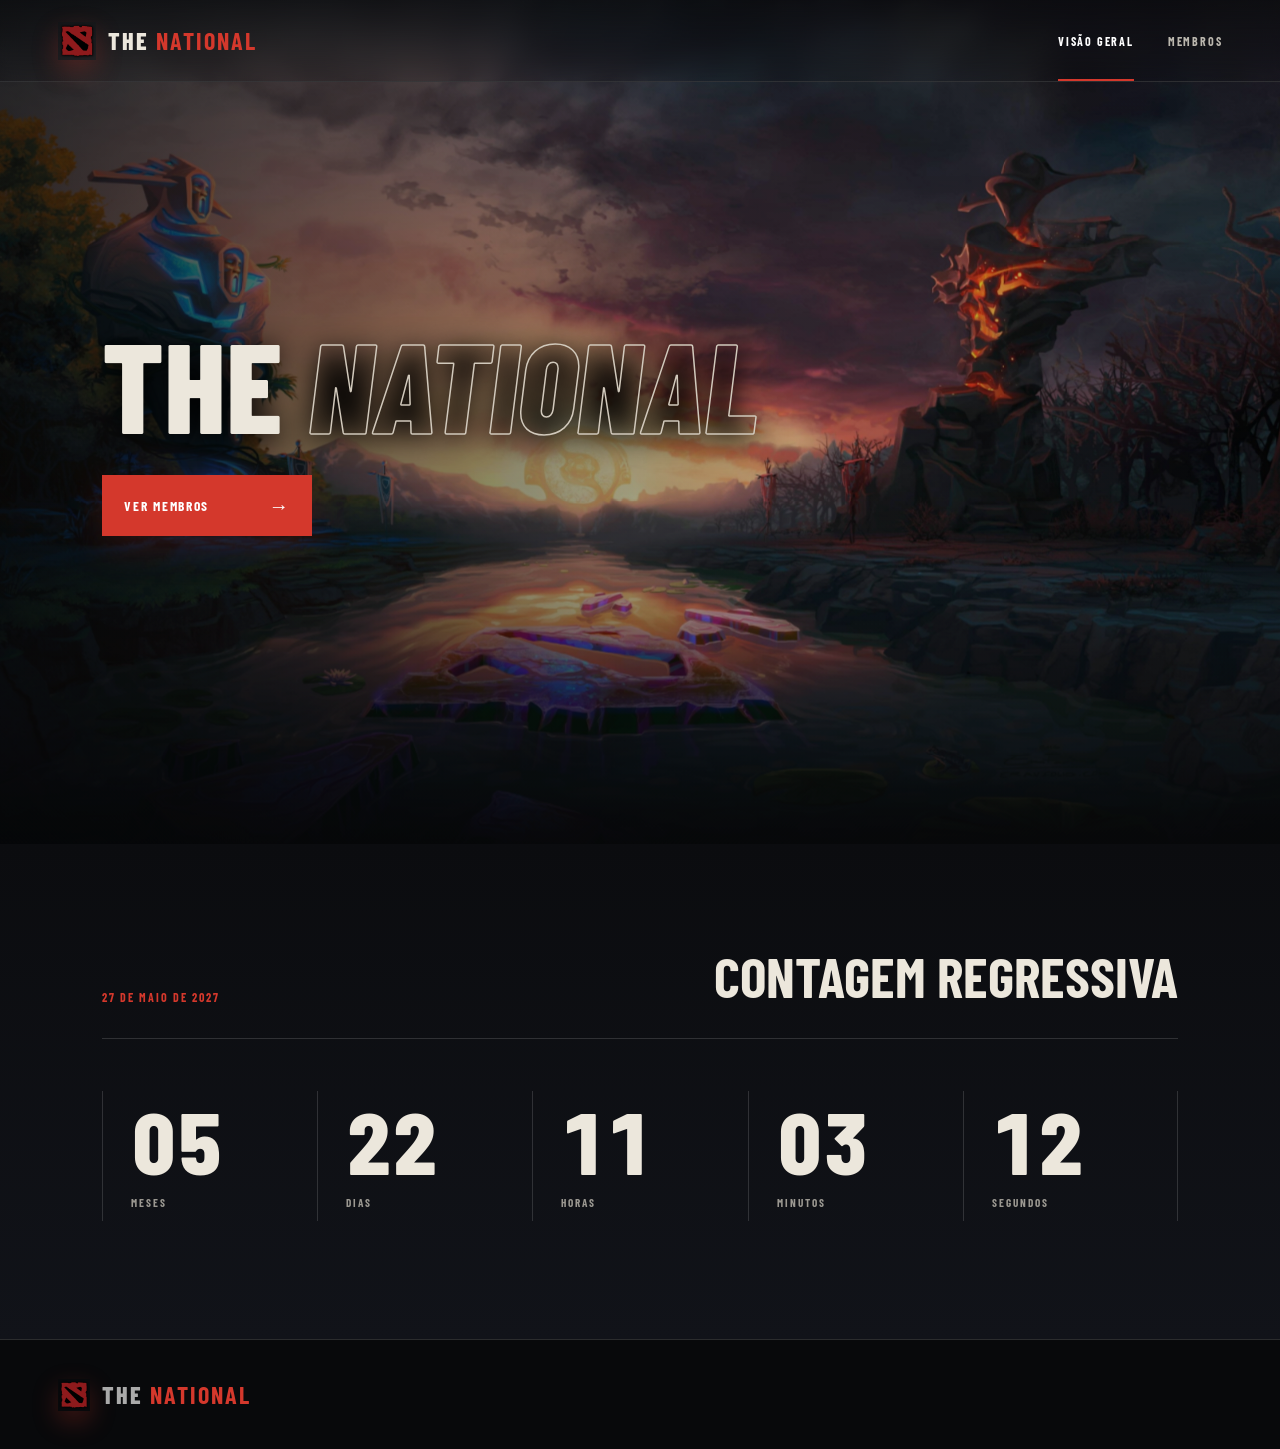
<file: index.html>
<!doctype html>
<html lang="pt-BR">
<head>
  <meta charset="UTF-8" />
  <meta name="viewport" content="width=device-width, initial-scale=1.0" />
  <meta name="description" content="Vis&atilde;o geral da comunidade The National em Dota 2." />
  <title>The National | Dota 2</title>
  <link rel="icon" href="assets/icone-dota-2.png" type="image/png" />
  <link rel="preconnect" href="https://fonts.googleapis.com">
  <link rel="preconnect" href="https://fonts.gstatic.com" crossorigin>
  <link href="https://fonts.googleapis.com/css2?family=Barlow+Condensed:ital,wght@0,600;0,700;0,800;1,700&family=Inter:wght@400;500;600&display=swap" rel="stylesheet">
  <link rel="stylesheet" href="styles.css" />
</head>
<body>
  <header class="site-header">
    <a class="brand" href="./" aria-label="The National - in&iacute;cio">
      <img class="brand-icon" src="assets/icone-dota-2.png" alt="" />
      <span>The <b>National</b></span>
    </a>
    <button class="menu-toggle" aria-expanded="false" aria-controls="main-nav" aria-label="Abrir menu">
      <span></span><span></span>
    </button>
    <nav id="main-nav" aria-label="Navega&ccedil;&atilde;o principal">
      <a class="active" href="./">Vis&atilde;o Geral</a>
      <a href="membros/">Membros</a>
    </nav>
  </header>

  <main>
    <section class="hero">
      <div class="hero-bg" aria-hidden="true"></div>
      <div class="hero-content reveal">
        <h1>THE <em>NATIONAL</em></h1>
        <div class="hero-actions">
          <a class="btn-primary" href="membros/">Ver membros <span>&rarr;</span></a>
        </div>
      </div>
    </section>

    <section class="countdown-section" id="countdown" aria-labelledby="countdown-title">
      <div class="countdown-heading reveal">
        <p>27 DE MAIO DE 2027</p>
        <h2 id="countdown-title">Contagem regressiva</h2>
      </div>
      <div class="countdown reveal" role="timer" aria-label="Tempo restante para 27 de maio de 2027">
        <div class="countdown-unit">
          <strong data-countdown="months">00</strong>
          <span>Meses</span>
        </div>
        <div class="countdown-unit">
          <strong data-countdown="days">00</strong>
          <span>Dias</span>
        </div>
        <div class="countdown-unit">
          <strong data-countdown="hours">00</strong>
          <span>Horas</span>
        </div>
        <div class="countdown-unit">
          <strong data-countdown="minutes">00</strong>
          <span>Minutos</span>
        </div>
        <div class="countdown-unit">
          <strong data-countdown="seconds">00</strong>
          <span>Segundos</span>
        </div>
      </div>
    </section>
  </main>

  <footer>
    <a class="brand" href="./">
      <img class="brand-icon" src="assets/icone-dota-2.png" alt="" />
      <span>The <b>National</b></span>
    </a>
  </footer>

  <script src="script.js"></script>
</body>
</html>
</file>
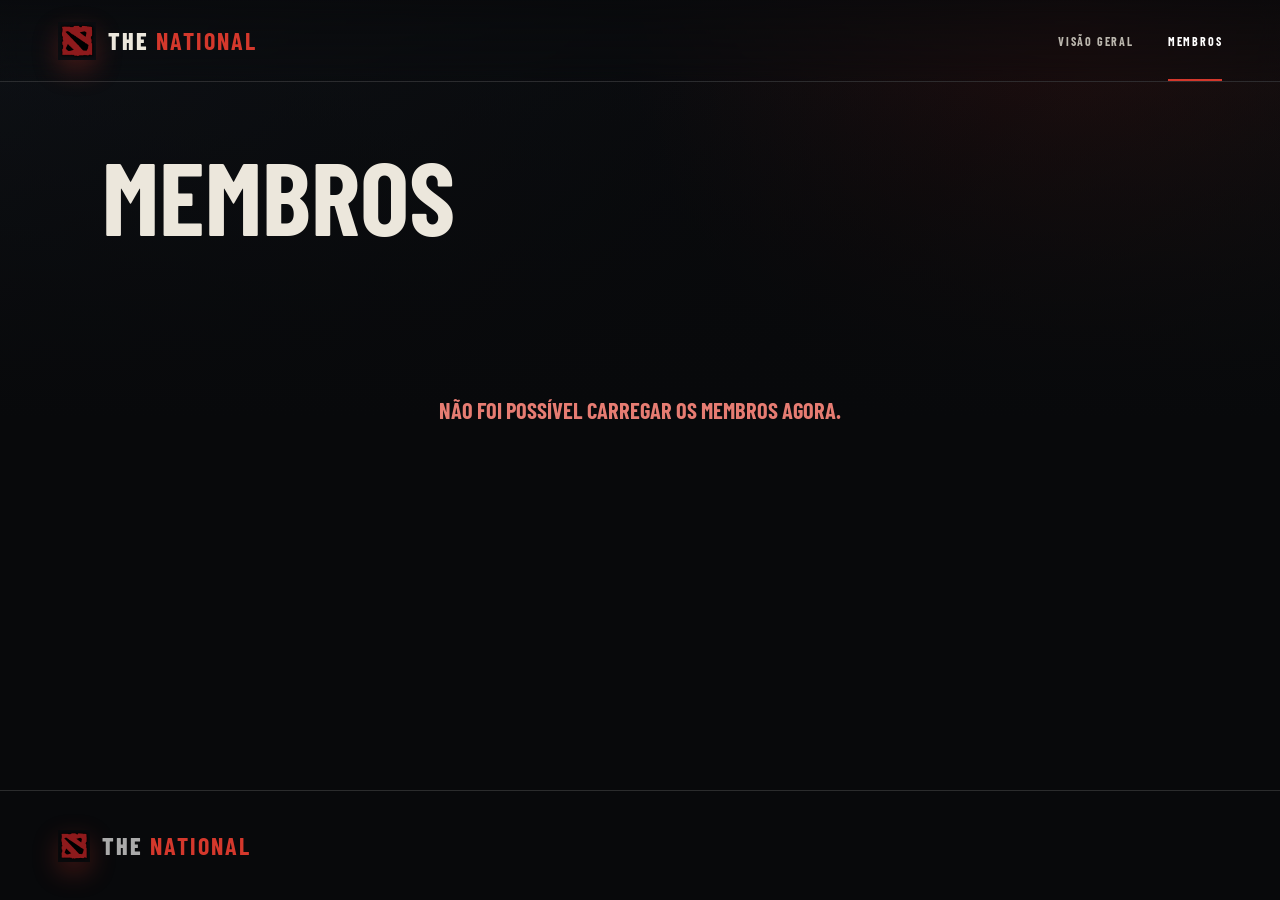
<file: membros/index.html>
<!doctype html>
<html lang="pt-BR">
<head>
  <meta charset="UTF-8" />
  <meta name="viewport" content="width=device-width, initial-scale=1.0" />
  <meta name="description" content="Membros da comunidade The National em Dota 2." />
  <title>Membros | The National</title>
  <link rel="icon" href="../assets/icone-dota-2.png" type="image/png" />
  <link rel="preconnect" href="https://fonts.googleapis.com">
  <link rel="preconnect" href="https://fonts.gstatic.com" crossorigin>
  <link href="https://fonts.googleapis.com/css2?family=Barlow+Condensed:ital,wght@0,600;0,700;0,800;1,700&family=Inter:wght@400;500;600&display=swap" rel="stylesheet">
  <link rel="stylesheet" href="../styles.css" />
</head>
<body>
  <header class="site-header">
    <a class="brand" href="../" aria-label="The National - in&iacute;cio">
      <img class="brand-icon" src="../assets/icone-dota-2.png" alt="" />
      <span>The <b>National</b></span>
    </a>
    <button class="menu-toggle" aria-expanded="false" aria-controls="main-nav" aria-label="Abrir menu">
      <span></span><span></span>
    </button>
    <nav id="main-nav" aria-label="Navega&ccedil;&atilde;o principal">
      <a href="../">Vis&atilde;o Geral</a>
      <a class="active" href="./">Membros</a>
    </nav>
  </header>

  <main>
    <section class="members-page">
      <div class="members-heading reveal">
        <h1>Membros</h1>
      </div>

      <div class="members-grid reveal" data-members-grid data-avatar-fallback="../assets/icone-dota-2.png" aria-label="Lista de membros" aria-busy="true">
        <p class="members-status" role="status">Carregando perfis...</p>
      </div>
    </section>
  </main>

  <footer>
    <a class="brand" href="../">
      <img class="brand-icon" src="../assets/icone-dota-2.png" alt="" />
      <span>The <b>National</b></span>
    </a>
  </footer>

  <script src="../script.js"></script>
</body>
</html>
</file>
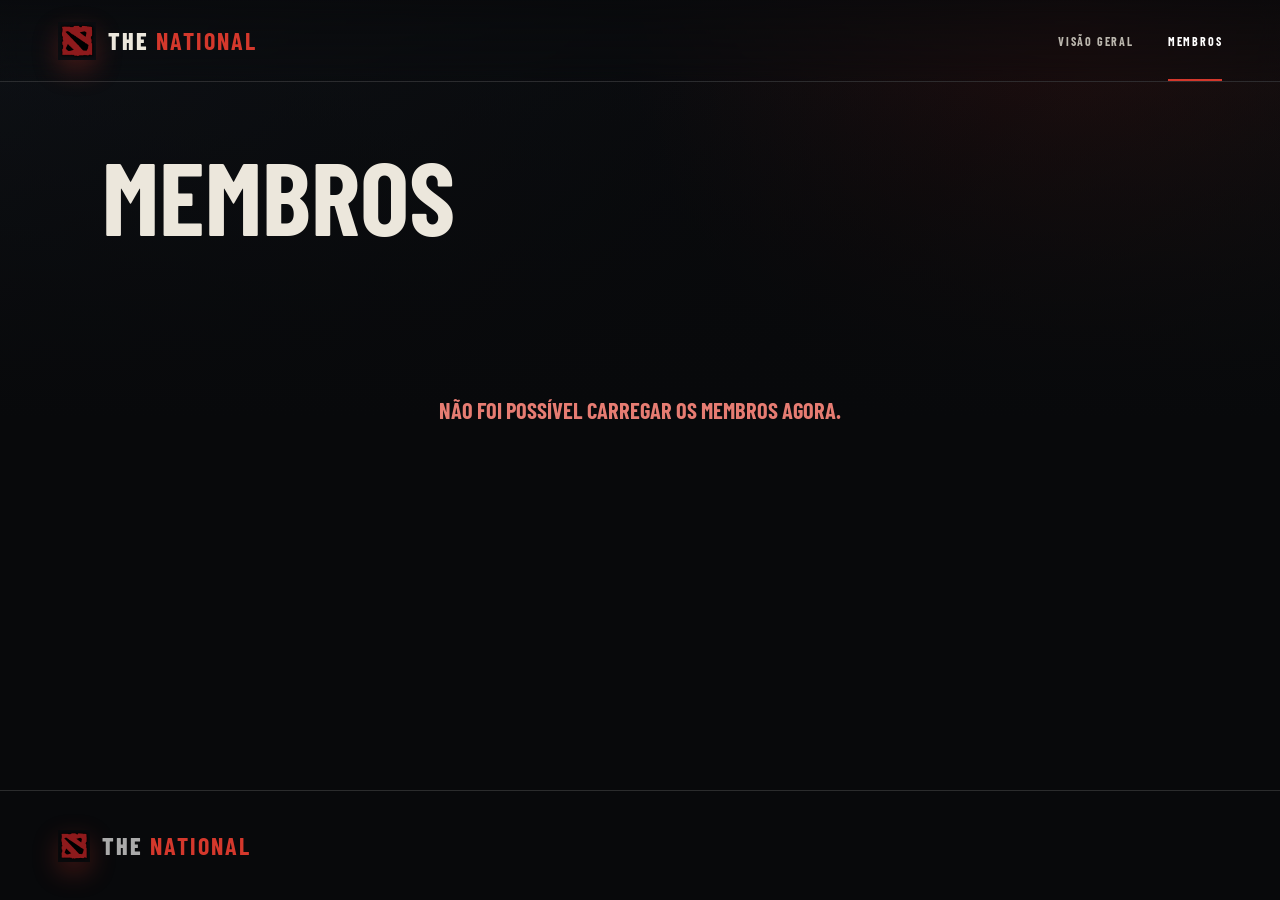
<file: membros.html>
<!doctype html>
<html lang="pt-BR">
<head>
  <meta charset="UTF-8" />
  <meta name="viewport" content="width=device-width, initial-scale=1.0" />
  <meta name="description" content="Membros da comunidade The National em Dota 2." />
  <title>Membros | The National</title>
  <link rel="icon" href="assets/icone-dota-2.png" type="image/png" />
  <link rel="preconnect" href="https://fonts.googleapis.com">
  <link rel="preconnect" href="https://fonts.gstatic.com" crossorigin>
  <link href="https://fonts.googleapis.com/css2?family=Barlow+Condensed:ital,wght@0,600;0,700;0,800;1,700&family=Inter:wght@400;500;600&display=swap" rel="stylesheet">
  <link rel="stylesheet" href="styles.css" />
</head>
<body>
  <header class="site-header">
    <a class="brand" href="index.html" aria-label="The National - in&iacute;cio">
      <img class="brand-icon" src="assets/icone-dota-2.png" alt="" />
      <span>The <b>National</b></span>
    </a>
    <button class="menu-toggle" aria-expanded="false" aria-controls="main-nav" aria-label="Abrir menu">
      <span></span><span></span>
    </button>
    <nav id="main-nav" aria-label="Navega&ccedil;&atilde;o principal">
      <a href="index.html">Vis&atilde;o Geral</a>
      <a class="active" href="membros.html">Membros</a>
    </nav>
  </header>

  <main>
    <section class="members-page">
      <div class="members-heading reveal">
        <h1>Membros</h1>
      </div>

      <div class="members-grid reveal" data-members-grid aria-label="Lista de membros" aria-busy="true">
        <p class="members-status" role="status">Carregando perfis...</p>
      </div>
    </section>
  </main>

  <footer>
    <a class="brand" href="index.html">
      <img class="brand-icon" src="assets/icone-dota-2.png" alt="" />
      <span>The <b>National</b></span>
    </a>
  </footer>

  <script src="script.js"></script>
</body>
</html>
</file>
<file: styles.css>
:root{
  --red:#d4382c;
  --ember:#ef5846;
  --ink:#08090b;
  --paper:#ece7dc;
  --muted:#9b9891;
  --line:rgba(255,255,255,.14);
}

*{box-sizing:border-box}
html{scroll-behavior:smooth}
body{
  margin:0;
  min-height:100vh;
  background:var(--ink);
  color:var(--paper);
  font-family:Inter,Arial,sans-serif;
  overflow-x:hidden;
}
a{color:inherit;text-decoration:none}
button{font:inherit}

.site-header{
  position:absolute;
  z-index:10;
  top:0;
  left:0;
  width:100%;
  height:82px;
  display:flex;
  align-items:center;
  gap:42px;
  padding:0 4.5vw;
  border-bottom:1px solid var(--line);
  background:linear-gradient(180deg,rgba(8,9,11,.74),rgba(8,9,11,.18));
  backdrop-filter:blur(10px);
}
.brand{
  display:flex;
  align-items:center;
  gap:12px;
  font:800 1.5rem/1 "Barlow Condensed",sans-serif;
  letter-spacing:2px;
  text-transform:uppercase;
  white-space:nowrap;
}
.brand b{color:var(--red)}
.brand-icon{
  width:38px;
  height:38px;
  display:block;
  object-fit:contain;
  box-shadow:0 10px 26px rgba(212,56,44,.28);
}
.site-header nav{
  display:flex;
  align-items:center;
  gap:34px;
  height:100%;
  margin-left:auto;
}
.site-header nav a{
  position:relative;
  height:100%;
  display:grid;
  place-items:center;
  color:#bbb7ae;
  font:700 .75rem "Barlow Condensed",sans-serif;
  letter-spacing:1.8px;
  text-transform:uppercase;
}
.site-header nav a:hover,.site-header nav a.active{color:#fff}
.site-header nav a.active:after{
  content:"";
  position:absolute;
  left:0;
  right:0;
  bottom:0;
  height:2px;
  background:var(--red);
}
.menu-toggle{
  display:none;
  margin-left:auto;
  padding:10px;
  border:0;
  background:none;
  color:white;
  cursor:pointer;
}
.menu-toggle span{
  display:block;
  width:24px;
  height:1px;
  background:white;
}
.menu-toggle span+span{margin-top:6px}

.hero{
  position:relative;
  min-height:760px;
  height:calc(100vh - 56px);
  max-height:900px;
  display:flex;
  align-items:center;
  padding:110px 8vw 92px;
  overflow:hidden;
}
.hero-bg{
  position:absolute;
  inset:0;
  background:
    linear-gradient(90deg,rgba(6,7,9,.74),rgba(6,7,9,.12) 62%),
    linear-gradient(0deg,#08090b 0%,rgba(8,9,11,0) 30%),
    url("assets/dota2-imagem-fundo.jpg") center/cover no-repeat;
  transform:scale(1.02);
  animation:arrival 1.2s ease-out both;
}
.hero:after{
  content:"";
  position:absolute;
  inset:0;
  background:linear-gradient(180deg,rgba(4,5,7,.08),rgba(4,5,7,.22));
  pointer-events:none;
}
.hero-content{
  position:relative;
  z-index:2;
  max-width:1100px;
}
h1,h2{margin:0;font-family:"Barlow Condensed",sans-serif}
.hero h1{
  font-size:8rem;
  line-height:.9;
  letter-spacing:0;
  font-weight:800;
  text-shadow:0 5px 30px #000;
  text-transform:uppercase;
  white-space:nowrap;
}
.hero h1 em{
  color:transparent;
  font-style:italic;
  -webkit-text-stroke:1.5px #d1c9bc;
}
.hero-actions{
  display:flex;
  align-items:center;
  gap:20px;
  margin-top:34px;
}
.btn-primary{
  min-width:210px;
  display:inline-flex;
  align-items:center;
  justify-content:space-between;
  gap:28px;
  padding:18px 22px;
  background:var(--red);
  color:white;
  box-shadow:0 10px 40px rgba(212,56,44,.2);
  font:700 .84rem "Barlow Condensed",sans-serif;
  letter-spacing:1.7px;
  text-transform:uppercase;
  transition:transform .2s ease,background .2s ease;
}
.btn-primary:hover{
  background:var(--ember);
  transform:translateY(-2px);
}
.btn-primary span{font-size:1.25rem}
.countdown-section{
  padding:104px 8vw 118px;
  background:linear-gradient(180deg,#0b0c0f,#111319);
}
.countdown-heading{
  display:flex;
  align-items:end;
  justify-content:space-between;
  gap:32px;
  padding-bottom:34px;
  border-bottom:1px solid var(--line);
}
.countdown-heading p{
  margin:0;
  color:var(--red);
  font:700 .75rem "Barlow Condensed",sans-serif;
  letter-spacing:2px;
}
.countdown-heading h2{
  font-size:3.5rem;
  line-height:1;
  text-align:right;
  text-transform:uppercase;
}
.countdown{
  display:grid;
  grid-template-columns:repeat(5,minmax(0,1fr));
  margin-top:52px;
}
.countdown-unit{
  min-width:0;
  padding:10px 28px 12px;
  border-left:1px solid var(--line);
}
.countdown-unit:last-child{border-right:1px solid var(--line)}
.countdown-unit strong,
.countdown-unit span{display:block}
.countdown-unit strong{
  color:var(--paper);
  font:800 5.5rem/.9 "Barlow Condensed",sans-serif;
  font-variant-numeric:tabular-nums;
}
.countdown-unit span{
  margin-top:16px;
  color:var(--muted);
  font:700 .7rem "Barlow Condensed",sans-serif;
  letter-spacing:2px;
  text-transform:uppercase;
}

.members-page{
  min-height:calc(100vh - 110px);
  padding:148px 8vw 110px;
  background:
    linear-gradient(180deg,rgba(8,9,11,.28),#08090b 420px),
    radial-gradient(circle at 84% 0%,rgba(212,56,44,.18),transparent 34%),
    linear-gradient(135deg,#11151b,#08090b 54%,#111716);
}
.members-heading{
  max-width:720px;
  margin-bottom:58px;
}
.members-heading h1{
  font-size:6.5rem;
  line-height:.9;
  letter-spacing:0;
  text-transform:uppercase;
}
.members-grid{
  display:grid;
  grid-template-columns:repeat(5,minmax(140px,1fr));
  gap:34px 28px;
}
.members-status{
  grid-column:1/-1;
  min-height:220px;
  display:grid;
  place-items:center;
  margin:0;
  color:#b9b3a9;
  font-family:'Barlow Condensed',sans-serif;
  font-size:1.4rem;
  font-weight:700;
  text-transform:uppercase;
}
.members-status-error{color:#e67c72}
.member-card{
  min-width:0;
  display:grid;
  justify-items:center;
  align-content:start;
  gap:14px;
  padding:22px 14px 20px;
  border:1px solid rgba(255,255,255,.09);
  background:linear-gradient(180deg,rgba(255,255,255,.055),rgba(255,255,255,.018));
}
.member-card img{
  width:128px;
  height:auto;
  border-radius:4px;
  display:block;
  border:3px solid rgba(236,231,220,.86);
  box-shadow:0 16px 30px rgba(0,0,0,.34);
}
.member-card img.avatar-fallback{
  padding:28px;
  object-fit:contain;
  background:#17191d;
}
.member-card h2{
  max-width:100%;
  color:#f5efe6;
  font-size:1.55rem;
  line-height:1.05;
  letter-spacing:0;
  text-align:center;
  overflow-wrap:anywhere;
}

footer{
  min-height:110px;
  display:flex;
  align-items:center;
  padding:30px 4.5vw;
  border-top:1px solid var(--line);
  background:#08090b;
}
footer .brand{color:#aaa}
footer .brand-icon{width:32px;height:32px}

.reveal{
  opacity:0;
  transform:translateY(26px);
  transition:opacity .7s ease,transform .7s ease;
}
.reveal.visible{
  opacity:1;
  transform:none;
}

@keyframes arrival{
  from{opacity:0;transform:scale(1.07)}
  to{opacity:1;transform:scale(1.02)}
}

@media(max-width:1100px){
  .members-grid{grid-template-columns:repeat(4,minmax(140px,1fr))}
  .hero h1{font-size:6.5rem}
  .countdown-unit{padding-inline:20px}
  .countdown-unit strong{font-size:4.5rem}
  .members-heading h1{font-size:5.4rem}
}

@media(max-width:850px){
  .site-header{
    height:70px;
    padding:0 22px;
  }
  .site-header nav{
    position:absolute;
    top:70px;
    left:0;
    right:0;
    height:auto;
    display:none;
    flex-direction:column;
    align-items:stretch;
    gap:0;
    margin:0;
    padding:12px 22px 20px;
    background:#0b0c0f;
    border-bottom:1px solid var(--line);
  }
  .site-header nav.open{display:flex}
  .site-header nav a{
    height:52px;
    display:flex;
  }
  .site-header nav a.active:after{display:none}
  .menu-toggle{
    display:block;
  }
  .hero{
    min-height:720px;
    height:auto;
    padding:112px 24px 84px;
  }
  .hero-bg{
    opacity:.78;
    background-position:62% center;
  }
  .hero h1{font-size:5.4rem}
  .countdown-section{padding:88px 24px 96px}
  .countdown-heading{align-items:start;flex-direction:column}
  .countdown-heading h2{text-align:left}
  .countdown-unit{padding-inline:12px}
  .countdown-unit strong{font-size:3.6rem}
  .members-heading h1{font-size:4.5rem}
  .members-page{padding:126px 24px 88px}
  .members-grid{grid-template-columns:repeat(3,minmax(120px,1fr));gap:24px 18px}
  .member-card img{width:112px}
  footer{
    padding:34px 24px;
  }
}

@media(max-width:560px){
  .brand{font-size:1.28rem}
  .brand-icon{width:34px;height:34px}
  .hero h1{font-size:3.25rem}
  .btn-primary{width:100%}
  .countdown-heading h2{font-size:2.7rem}
  .countdown{margin-top:40px}
  .countdown-unit{padding-inline:6px}
  .countdown-unit strong{font-size:2.55rem}
  .countdown-unit span{font-size:.58rem;letter-spacing:1px}
  .members-heading h1{font-size:3.5rem}
  .members-grid{grid-template-columns:repeat(2,minmax(0,1fr));gap:20px 14px}
  .member-card{padding:18px 10px}
  .member-card img{width:min(110px,34vw)}
  .member-card h2{font-size:1.25rem}
}

@media(max-width:380px){
  .hero h1{font-size:2.6rem}
  .countdown-unit strong{font-size:2.2rem}
}

@media(prefers-reduced-motion:reduce){
  html{scroll-behavior:auto}
  .hero-bg{animation:none}
  .reveal{opacity:1;transform:none;transition:none}
}
</file>
